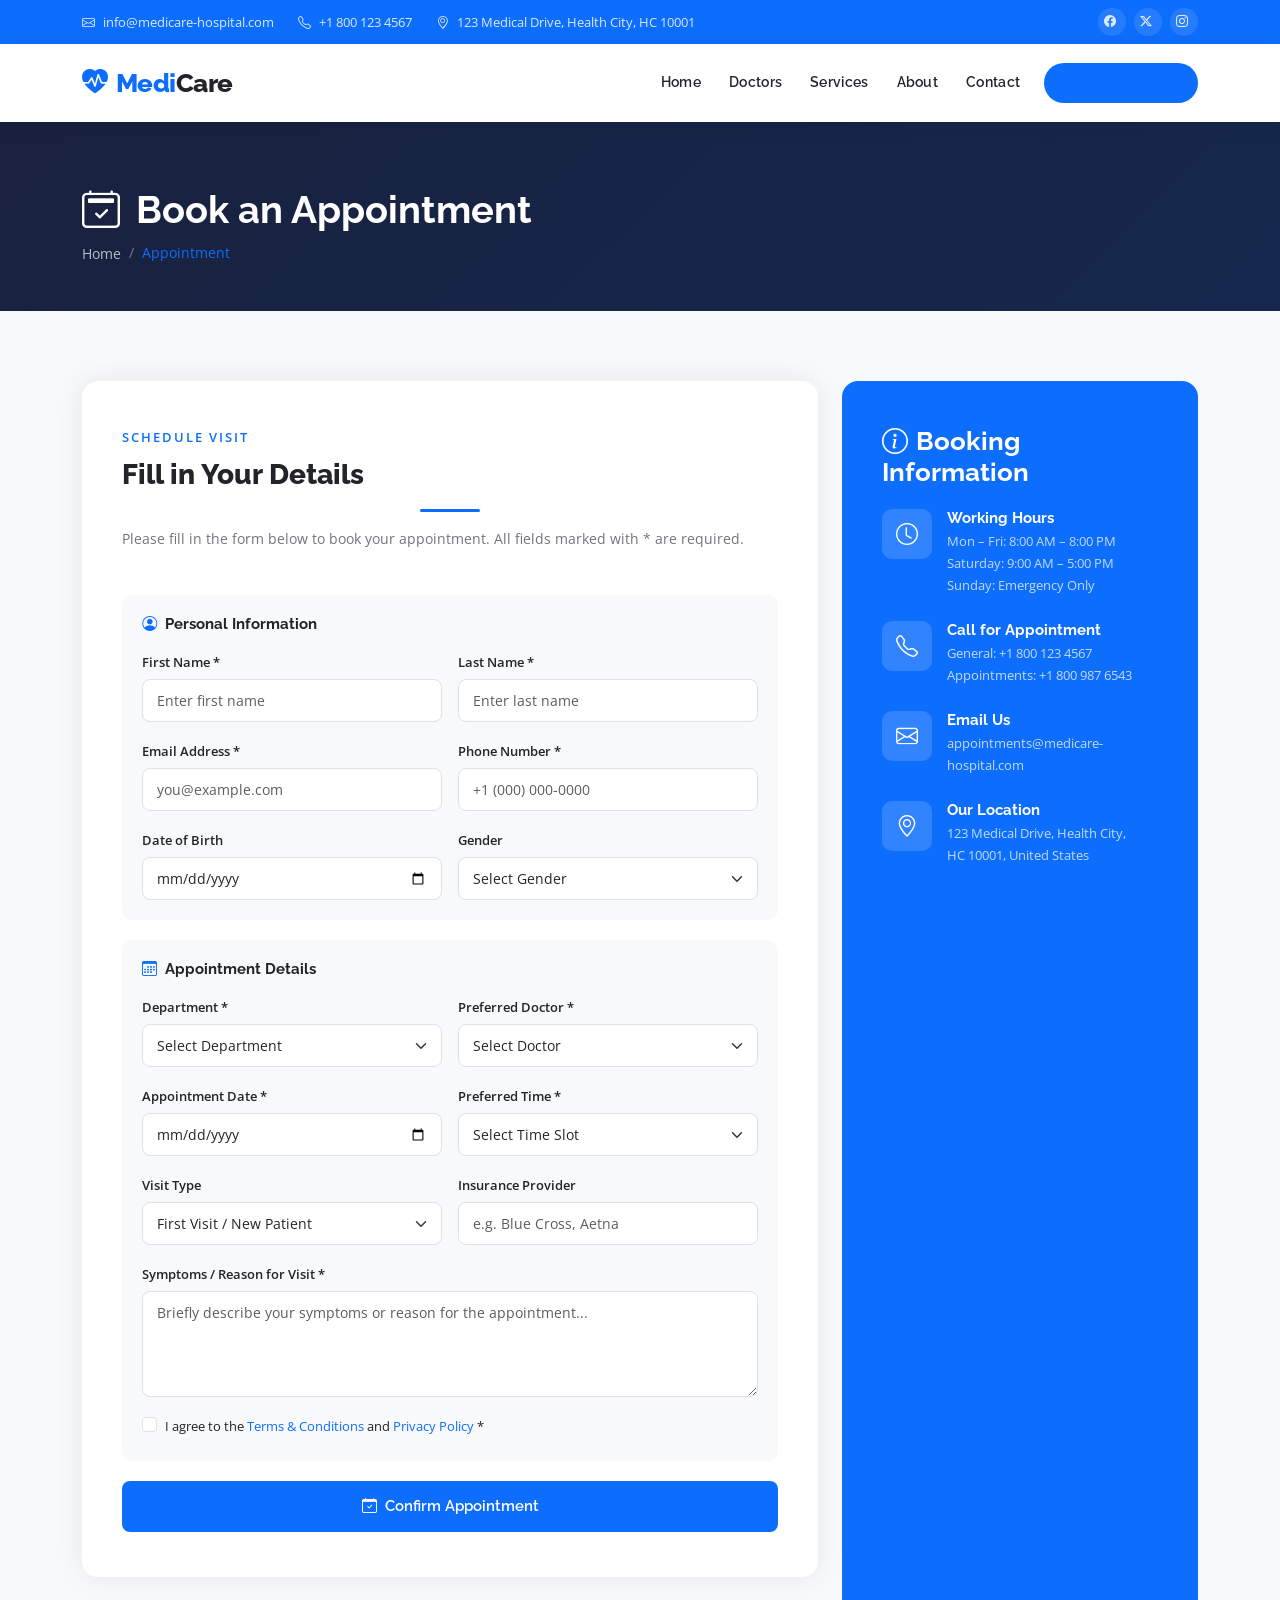
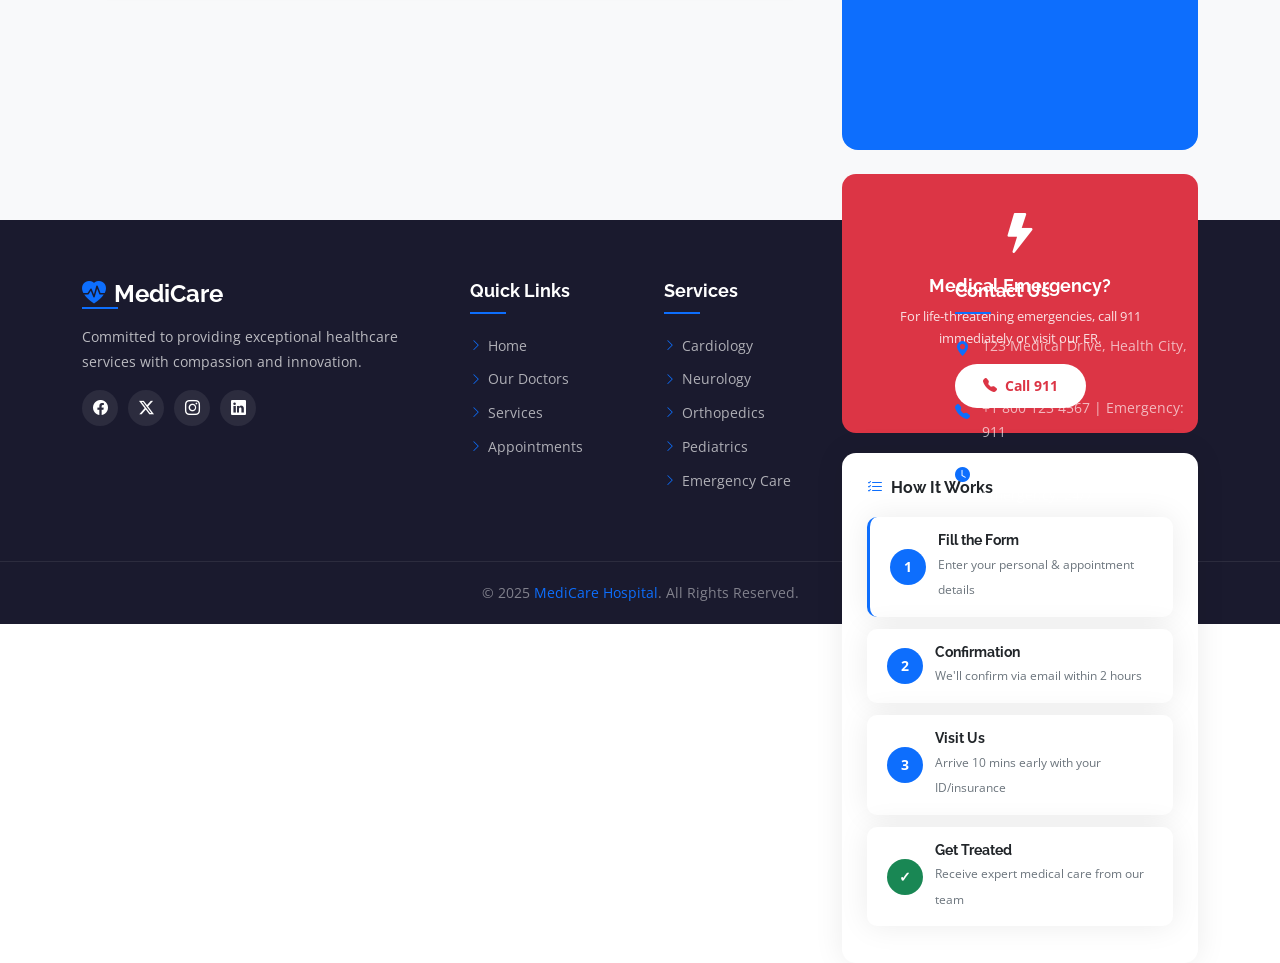
<file: appointment.html>
<!DOCTYPE html>
<html lang="en">
<head>
  <meta charset="UTF-8" />
  <meta name="viewport" content="width=device-width, initial-scale=1.0" />
  <title>Book Appointment - MediCare Hospital</title>
  <link rel="preconnect" href="https://fonts.googleapis.com" />
  <link href="https://fonts.googleapis.com/css2?family=Open+Sans:wght@400;500;600&family=Raleway:wght@500;600;700;800&display=swap" rel="stylesheet" />
  <link href="https://cdn.jsdelivr.net/npm/bootstrap@5.3.2/dist/css/bootstrap.min.css" rel="stylesheet" />
  <link href="https://cdn.jsdelivr.net/npm/bootstrap-icons@1.11.3/font/bootstrap-icons.min.css" rel="stylesheet" />
  <link href="css/style.css" rel="stylesheet" />
</head>
<body>

  <!-- TOPBAR -->
  <div class="topbar">
    <div class="container">
      <div class="d-flex justify-content-between align-items-center flex-wrap gap-2">
        <div class="d-flex gap-4 flex-wrap">
          <span><i class="bi bi-envelope"></i> info@medicare-hospital.com</span>
          <span><i class="bi bi-telephone"></i> +1 800 123 4567</span>
          <span><i class="bi bi-geo-alt"></i> 123 Medical Drive, Health City, HC 10001</span>
        </div>
        <div class="social-links">
          <a href="#"><i class="bi bi-facebook"></i></a>
          <a href="#"><i class="bi bi-twitter-x"></i></a>
          <a href="#"><i class="bi bi-instagram"></i></a>
        </div>
      </div>
    </div>
  </div>

  <!-- NAVBAR -->
  <nav class="navbar navbar-expand-lg">
    <div class="container">
      <a class="navbar-brand" href="index.html">
        <i class="bi bi-heart-pulse-fill me-2"></i>Medi<span>Care</span>
      </a>
      <button class="navbar-toggler border-0" type="button" data-bs-toggle="collapse" data-bs-target="#navMenu">
        <span class="navbar-toggler-icon"></span>
      </button>
      <div class="collapse navbar-collapse" id="navMenu">
        <ul class="navbar-nav ms-auto align-items-lg-center">
          <li class="nav-item"><a class="nav-link" href="index.html">Home</a></li>
          <li class="nav-item"><a class="nav-link" href="doctors.html">Doctors</a></li>
          <li class="nav-item"><a class="nav-link" href="index.html#services">Services</a></li>
          <li class="nav-item"><a class="nav-link" href="index.html#about">About</a></li>
          <li class="nav-item"><a class="nav-link" href="index.html#contact">Contact</a></li>
          <li class="nav-item"><a class="nav-link btn-appointment active" href="appointment.html">Book Appointment</a></li>
        </ul>
      </div>
    </div>
  </nav>

  <!-- PAGE HEADER -->
  <div class="page-header">
    <div class="container">
      <h1><i class="bi bi-calendar2-check me-3"></i>Book an Appointment</h1>
      <nav aria-label="breadcrumb">
        <ol class="breadcrumb">
          <li class="breadcrumb-item"><a href="index.html">Home</a></li>
          <li class="breadcrumb-item active">Appointment</li>
        </ol>
      </nav>
    </div>
  </div>

  <!-- APPOINTMENT SECTION -->
  <section class="appointment-section">
    <div class="container">
      <div class="row g-4">

        <!-- FORM -->
        <div class="col-lg-8">
          <div class="appt-form-wrap">
            <div class="section-title text-start mb-4" style="padding-bottom:20px;">
              <span class="subtitle" style="color:var(--primary);font-size:13px;font-weight:600;letter-spacing:2px;text-transform:uppercase;">Schedule Visit</span>
              <h2 style="font-size:28px;text-align:left;">Fill in Your Details</h2>
              <p style="text-align:left;max-width:100%;font-size:14px;">Please fill in the form below to book your appointment. All fields marked with * are required.</p>
            </div>

            <!-- Success Message -->
            <div id="formSuccess" class="alert alert-success d-flex align-items-center gap-2" style="display:none!important;border-radius:10px;">
              <i class="bi bi-check-circle-fill fs-5"></i>
              <div>
                <strong>Appointment Booked Successfully!</strong> We will confirm your appointment via email and phone within 2 hours.
              </div>
            </div>

            <form id="appointmentForm" novalidate>
              <!-- Personal Info -->
              <div style="background:var(--light-bg);border-radius:10px;padding:20px;margin-bottom:20px;">
                <h5 class="mb-3" style="font-size:15px;font-weight:700;"><i class="bi bi-person-circle text-primary me-2"></i>Personal Information</h5>
                <div class="row g-3">
                  <div class="col-md-6">
                    <label class="form-label">First Name *</label>
                    <input type="text" class="form-control" id="firstName" name="firstName" placeholder="Enter first name" required />
                    <div class="invalid-feedback">Please enter your first name.</div>
                  </div>
                  <div class="col-md-6">
                    <label class="form-label">Last Name *</label>
                    <input type="text" class="form-control" id="lastName" name="lastName" placeholder="Enter last name" required />
                    <div class="invalid-feedback">Please enter your last name.</div>
                  </div>
                  <div class="col-md-6">
                    <label class="form-label">Email Address *</label>
                    <input type="email" class="form-control" id="email" name="email" placeholder="you@example.com" required />
                    <div class="invalid-feedback">Please enter a valid email address.</div>
                  </div>
                  <div class="col-md-6">
                    <label class="form-label">Phone Number *</label>
                    <input type="tel" class="form-control" id="phone" name="phone" placeholder="+1 (000) 000-0000" required />
                    <div class="invalid-feedback">Please enter your phone number.</div>
                  </div>
                  <div class="col-md-6">
                    <label class="form-label">Date of Birth</label>
                    <input type="date" class="form-control" id="dob" name="dob" />
                  </div>
                  <div class="col-md-6">
                    <label class="form-label">Gender</label>
                    <select class="form-select" id="gender" name="gender">
                      <option value="">Select Gender</option>
                      <option>Male</option>
                      <option>Female</option>
                      <option>Other</option>
                      <option>Prefer not to say</option>
                    </select>
                  </div>
                </div>
              </div>

              <!-- Appointment Details -->
              <div style="background:var(--light-bg);border-radius:10px;padding:20px;margin-bottom:20px;">
                <h5 class="mb-3" style="font-size:15px;font-weight:700;"><i class="bi bi-calendar3 text-primary me-2"></i>Appointment Details</h5>
                <div class="row g-3">
                  <div class="col-md-6">
                    <label class="form-label">Department *</label>
                    <select class="form-select" id="department" name="department" required>
                      <option value="">Select Department</option>
                      <option>Cardiology</option>
                      <option>Neurology</option>
                      <option>Orthopedics</option>
                      <option>Pediatrics</option>
                      <option>Ophthalmology</option>
                      <option>Pulmonology</option>
                      <option>Dermatology</option>
                      <option>Gynecology</option>
                      <option>General Medicine</option>
                    </select>
                    <div class="invalid-feedback">Please select a department.</div>
                  </div>
                  <div class="col-md-6">
                    <label class="form-label">Preferred Doctor *</label>
                    <select class="form-select" id="doctor" name="doctor" required>
                      <option value="">Select Doctor</option>
                      <option>Dr. James Wilson – Cardiologist</option>
                      <option>Dr. Sarah Chen – Neurologist</option>
                      <option>Dr. Michael Torres – Orthopedic</option>
                      <option>Dr. Priya Sharma – Pediatrician</option>
                      <option>Dr. Robert Kim – Neurosurgeon</option>
                      <option>Dr. Aisha Patel – Cardiologist</option>
                      <option>Any Available Doctor</option>
                    </select>
                    <div class="invalid-feedback">Please select a doctor.</div>
                  </div>
                  <div class="col-md-6">
                    <label class="form-label">Appointment Date *</label>
                    <input type="date" class="form-control" id="appointmentDate" name="appointmentDate" required />
                    <div class="invalid-feedback">Please select a date.</div>
                  </div>
                  <div class="col-md-6">
                    <label class="form-label">Preferred Time *</label>
                    <select class="form-select" id="appointmentTime" name="appointmentTime" required>
                      <option value="">Select Time Slot</option>
                      <optgroup label="Morning">
                        <option>08:00 AM</option>
                        <option>08:30 AM</option>
                        <option>09:00 AM</option>
                        <option>09:30 AM</option>
                        <option>10:00 AM</option>
                        <option>10:30 AM</option>
                        <option>11:00 AM</option>
                        <option>11:30 AM</option>
                      </optgroup>
                      <optgroup label="Afternoon">
                        <option>12:00 PM</option>
                        <option>01:00 PM</option>
                        <option>02:00 PM</option>
                        <option>03:00 PM</option>
                        <option>04:00 PM</option>
                      </optgroup>
                      <optgroup label="Evening">
                        <option>05:00 PM</option>
                        <option>06:00 PM</option>
                        <option>07:00 PM</option>
                      </optgroup>
                    </select>
                    <div class="invalid-feedback">Please select a time slot.</div>
                  </div>
                  <div class="col-md-6">
                    <label class="form-label">Visit Type</label>
                    <select class="form-select" id="visitType" name="visitType">
                      <option>First Visit / New Patient</option>
                      <option>Follow-up Visit</option>
                      <option>Routine Check-up</option>
                      <option>Emergency Consultation</option>
                    </select>
                  </div>
                  <div class="col-md-6">
                    <label class="form-label">Insurance Provider</label>
                    <input type="text" class="form-control" placeholder="e.g. Blue Cross, Aetna" id="insurance" name="insurance" />
                  </div>
                  <div class="col-12">
                    <label class="form-label">Symptoms / Reason for Visit *</label>
                    <textarea class="form-control" id="symptoms" name="symptoms" rows="4" placeholder="Briefly describe your symptoms or reason for the appointment..." required style="resize:vertical;"></textarea>
                    <div class="invalid-feedback">Please describe your symptoms or reason.</div>
                  </div>
                  <div class="col-12">
                    <div class="form-check">
                      <input class="form-check-input" type="checkbox" id="agreeTerms" required />
                      <label class="form-check-label" for="agreeTerms" style="font-size:13px;">
                        I agree to the <a href="#" class="text-primary">Terms & Conditions</a> and <a href="#" class="text-primary">Privacy Policy</a> *
                      </label>
                      <div class="invalid-feedback">You must agree before submitting.</div>
                    </div>
                  </div>
                </div>
              </div>

              <button type="submit" class="btn-submit">
                <i class="bi bi-calendar-check me-2"></i>Confirm Appointment
              </button>
            </form>
          </div>
        </div>

        <!-- SIDEBAR -->
        <div class="col-lg-4">
          <!-- Appointment Info -->
          <div class="appt-info-wrap mb-4">
            <h3><i class="bi bi-info-circle me-2"></i>Booking Information</h3>
            <div class="appt-info-item">
              <div class="icon"><i class="bi bi-clock"></i></div>
              <div>
                <h5>Working Hours</h5>
                <p>Mon – Fri: 8:00 AM – 8:00 PM<br>Saturday: 9:00 AM – 5:00 PM<br>Sunday: Emergency Only</p>
              </div>
            </div>
            <div class="appt-info-item">
              <div class="icon"><i class="bi bi-telephone"></i></div>
              <div>
                <h5>Call for Appointment</h5>
                <p>General: +1 800 123 4567<br>Appointments: +1 800 987 6543</p>
              </div>
            </div>
            <div class="appt-info-item">
              <div class="icon"><i class="bi bi-envelope"></i></div>
              <div>
                <h5>Email Us</h5>
                <p>appointments@medicare-hospital.com</p>
              </div>
            </div>
            <div class="appt-info-item">
              <div class="icon"><i class="bi bi-geo-alt"></i></div>
              <div>
                <h5>Our Location</h5>
                <p>123 Medical Drive, Health City,<br>HC 10001, United States</p>
              </div>
            </div>
          </div>

          <!-- Emergency -->
          <div style="background:#dc3545;border-radius:14px;padding:25px;color:#fff;text-align:center;margin-bottom:20px;">
            <i class="bi bi-lightning-fill fs-1 mb-2 d-block"></i>
            <h4 style="color:#fff;font-size:18px;margin-bottom:8px;">Medical Emergency?</h4>
            <p style="font-size:13px;color:rgba(255,255,255,0.85);margin-bottom:15px;">For life-threatening emergencies, call 911 immediately or visit our ER.</p>
            <a href="tel:911" style="background:#fff;color:#dc3545;border-radius:50px;padding:10px 28px;font-weight:700;font-size:14px;display:inline-block;">
              <i class="bi bi-telephone-fill me-2"></i>Call 911
            </a>
          </div>

          <!-- How it Works -->
          <div style="background:var(--white);border-radius:14px;padding:25px;box-shadow:var(--shadow);">
            <h5 style="font-size:16px;font-weight:700;margin-bottom:20px;"><i class="bi bi-list-check text-primary me-2"></i>How It Works</h5>
            <div class="step-item active">
              <div class="step-num">1</div>
              <div class="step-text">
                <h6>Fill the Form</h6>
                <span>Enter your personal & appointment details</span>
              </div>
            </div>
            <div class="step-item">
              <div class="step-num">2</div>
              <div class="step-text">
                <h6>Confirmation</h6>
                <span>We'll confirm via email within 2 hours</span>
              </div>
            </div>
            <div class="step-item">
              <div class="step-num">3</div>
              <div class="step-text">
                <h6>Visit Us</h6>
                <span>Arrive 10 mins early with your ID/insurance</span>
              </div>
            </div>
            <div class="step-item">
              <div class="step-num" style="background:var(--success);">✓</div>
              <div class="step-text">
                <h6>Get Treated</h6>
                <span>Receive expert medical care from our team</span>
              </div>
            </div>
          </div>
        </div>

      </div>
    </div>
  </section>

  <!-- FOOTER -->
  <footer>
    <div class="container">
      <div class="row g-5">
        <div class="col-lg-4 col-md-6">
          <h4 style="font-size:24px;border:none;padding:0;margin-bottom:15px;">
            <i class="bi bi-heart-pulse-fill text-primary me-2"></i>Medi<span style="color:#fff;">Care</span>
          </h4>
          <p>Committed to providing exceptional healthcare services with compassion and innovation.</p>
          <div class="footer-social mt-3">
            <a href="#"><i class="bi bi-facebook"></i></a>
            <a href="#"><i class="bi bi-twitter-x"></i></a>
            <a href="#"><i class="bi bi-instagram"></i></a>
            <a href="#"><i class="bi bi-linkedin"></i></a>
          </div>
        </div>
        <div class="col-lg-2 col-md-6">
          <h4>Quick Links</h4>
          <ul>
            <li><a href="index.html"><i class="bi bi-chevron-right"></i> Home</a></li>
            <li><a href="doctors.html"><i class="bi bi-chevron-right"></i> Our Doctors</a></li>
            <li><a href="index.html#services"><i class="bi bi-chevron-right"></i> Services</a></li>
            <li><a href="appointment.html"><i class="bi bi-chevron-right"></i> Appointments</a></li>
          </ul>
        </div>
        <div class="col-lg-3 col-md-6">
          <h4>Services</h4>
          <ul>
            <li><a href="#"><i class="bi bi-chevron-right"></i> Cardiology</a></li>
            <li><a href="#"><i class="bi bi-chevron-right"></i> Neurology</a></li>
            <li><a href="#"><i class="bi bi-chevron-right"></i> Orthopedics</a></li>
            <li><a href="#"><i class="bi bi-chevron-right"></i> Pediatrics</a></li>
            <li><a href="#"><i class="bi bi-chevron-right"></i> Emergency Care</a></li>
          </ul>
        </div>
        <div class="col-lg-3 col-md-6">
          <h4>Contact Us</h4>
          <div class="footer-contact-item">
            <i class="bi bi-geo-alt-fill"></i>
            <span>123 Medical Drive, Health City, HC 10001</span>
          </div>
          <div class="footer-contact-item">
            <i class="bi bi-telephone-fill"></i>
            <span>+1 800 123 4567 | Emergency: 911</span>
          </div>
          <div class="footer-contact-item">
            <i class="bi bi-clock-fill"></i>
            <span>Mon-Fri: 8am - 8pm | Emergency: 24/7</span>
          </div>
        </div>
      </div>
    </div>
    <div class="footer-bottom">
      <div class="container">
        <p class="mb-0">&copy; 2025 <a href="#">MediCare Hospital</a>. All Rights Reserved.</p>
      </div>
    </div>
  </footer>

  <button class="scroll-top" id="scrollTop"><i class="bi bi-arrow-up"></i></button>

  <script src="https://cdn.jsdelivr.net/npm/bootstrap@5.3.2/dist/js/bootstrap.bundle.min.js"></script>
  <script src="js/main.js"></script>
  <script>
    // Show success message properly
    document.getElementById('appointmentForm').addEventListener('submit', function(e) {
      const successDiv = document.getElementById('formSuccess');
      // Check if form is valid (handled in main.js)
      // Additional: scroll to success
      setTimeout(() => {
        if (successDiv.style.display !== 'none') {
          successDiv.scrollIntoView({ behavior: 'smooth', block: 'center' });
        }
      }, 100);
    });
  </script>
</body>
</html>
</file>
<file: css/style.css>
/* =============================================
   MediTrust - Hospital Management CSS
   Matching BootstrapMade MediTrust Template
============================================= */

:root {
  --primary: #0d6efd;
  --primary-dark: #0b5ed7;
  --secondary: #6c757d;
  --accent: #0dcaf0;
  --success: #198754;
  --light-bg: #f8f9fa;
  --white: #ffffff;
  --dark: #212529;
  --text-muted: #6c757d;
  --border-color: #dee2e6;
  --shadow: 0 0 30px rgba(0,0,0,0.08);
  --shadow-hover: 0 10px 40px rgba(13,110,253,0.15);
  --font-main: 'Open Sans', sans-serif;
  --font-heading: 'Raleway', sans-serif;
}

* { margin: 0; padding: 0; box-sizing: border-box; }

body {
  font-family: var(--font-main);
  color: var(--dark);
  background: var(--white);
  font-size: 15px;
  line-height: 1.7;
}

a { color: var(--primary); text-decoration: none; transition: 0.3s; }
a:hover { color: var(--primary-dark); }

h1,h2,h3,h4,h5,h6 {
  font-family: var(--font-heading);
  font-weight: 700;
  color: var(--dark);
}

/* ---- TOPBAR ---- */
.topbar {
  background: var(--primary);
  color: rgba(255,255,255,0.85);
  font-size: 13px;
  padding: 8px 0;
}
.topbar a { color: rgba(255,255,255,0.85); font-size: 13px; }
.topbar a:hover { color: #fff; }
.topbar i { margin-right: 5px; }
.topbar .social-links a {
  width: 28px; height: 28px;
  display: inline-flex; align-items: center; justify-content: center;
  background: rgba(255,255,255,0.1);
  border-radius: 50%;
  margin-left: 5px;
  font-size: 12px;
}
.topbar .social-links a:hover { background: rgba(255,255,255,0.25); }

/* ---- NAVBAR ---- */
.navbar {
  background: var(--white) !important;
  box-shadow: 0 2px 20px rgba(0,0,0,0.08);
  padding: 12px 0;
  position: sticky;
  top: 0;
  z-index: 9999;
}
.navbar-brand {
  font-family: var(--font-heading);
  font-size: 26px;
  font-weight: 800;
  color: var(--primary) !important;
  letter-spacing: -0.5px;
}
.navbar-brand span { color: var(--dark); }
.navbar-nav .nav-link {
  font-family: var(--font-heading);
  font-size: 14px;
  font-weight: 600;
  color: var(--dark) !important;
  padding: 8px 14px !important;
  letter-spacing: 0.3px;
  position: relative;
}
.navbar-nav .nav-link::after {
  content: '';
  position: absolute;
  bottom: 0; left: 14px;
  width: 0; height: 2px;
  background: var(--primary);
  transition: 0.3s;
}
.navbar-nav .nav-link:hover::after,
.navbar-nav .nav-link.active::after { width: calc(100% - 28px); }
.navbar-nav .nav-link:hover,
.navbar-nav .nav-link.active { color: var(--primary) !important; }
.btn-appointment {
  background: var(--primary);
  color: #fff !important;
  border-radius: 50px;
  padding: 8px 24px !important;
  font-size: 14px !important;
  margin-left: 10px;
}
.btn-appointment:hover { background: var(--primary-dark); color: #fff !important; }
.btn-appointment::after { display: none !important; }

/* ---- HERO SECTION ---- */
.hero {
  background: linear-gradient(135deg, #eef2ff 0%, #dbeafe 50%, #e0f2fe 100%);
  padding: 100px 0 80px;
  min-height: 600px;
  position: relative;
  overflow: hidden;
}
.hero::before {
  content: '';
  position: absolute;
  top: -50px; right: -100px;
  width: 500px; height: 500px;
  background: radial-gradient(circle, rgba(13,110,253,0.08) 0%, transparent 70%);
  border-radius: 50%;
}
.hero h1 {
  font-size: 48px;
  font-weight: 800;
  line-height: 1.2;
  color: var(--dark);
  margin-bottom: 20px;
}
.hero h1 span { color: var(--primary); }
.hero p {
  font-size: 17px;
  color: var(--secondary);
  margin-bottom: 30px;
  max-width: 500px;
}
.hero-img {
  border-radius: 20px;
  box-shadow: 0 20px 60px rgba(13,110,253,0.2);
  width: 100%;
  max-width: 500px;
}
.btn-primary-custom {
  background: var(--primary);
  color: #fff;
  border: none;
  border-radius: 50px;
  padding: 14px 36px;
  font-size: 15px;
  font-weight: 600;
  font-family: var(--font-heading);
  display: inline-flex; align-items: center; gap: 8px;
  transition: 0.3s;
  box-shadow: 0 4px 20px rgba(13,110,253,0.3);
}
.btn-primary-custom:hover {
  background: var(--primary-dark);
  color: #fff;
  transform: translateY(-2px);
  box-shadow: 0 8px 30px rgba(13,110,253,0.4);
}
.btn-outline-custom {
  background: transparent;
  color: var(--primary);
  border: 2px solid var(--primary);
  border-radius: 50px;
  padding: 12px 32px;
  font-size: 15px;
  font-weight: 600;
  font-family: var(--font-heading);
  display: inline-flex; align-items: center; gap: 8px;
  transition: 0.3s;
}
.btn-outline-custom:hover {
  background: var(--primary);
  color: #fff;
  transform: translateY(-2px);
}

/* ---- STATS BANNER ---- */
.stats-banner {
  background: var(--primary);
  padding: 30px 0;
}
.stat-item { text-align: center; color: #fff; }
.stat-item h3 { font-size: 36px; font-weight: 800; color: #fff; margin-bottom: 2px; }
.stat-item p { font-size: 14px; color: rgba(255,255,255,0.8); margin: 0; }

/* ---- SECTION STYLES ---- */
section { padding: 70px 0; }
.section-title {
  text-align: center;
  padding-bottom: 40px;
}
.section-title h2 {
  font-size: 36px;
  font-weight: 800;
  position: relative;
  padding-bottom: 20px;
  margin-bottom: 15px;
}
.section-title h2::after {
  content: '';
  position: absolute;
  bottom: 0; left: 50%; transform: translateX(-50%);
  width: 60px; height: 3px;
  background: var(--primary);
  border-radius: 2px;
}
.section-title p {
  color: var(--secondary);
  max-width: 600px;
  margin: 0 auto;
  font-size: 16px;
}
.section-title .subtitle {
  color: var(--primary);
  font-size: 13px;
  font-weight: 600;
  letter-spacing: 2px;
  text-transform: uppercase;
  margin-bottom: 10px;
  display: block;
}

/* ---- SERVICE CARDS ---- */
.services-section { background: var(--light-bg); }
.service-card {
  background: var(--white);
  border-radius: 12px;
  padding: 35px 25px;
  text-align: center;
  box-shadow: var(--shadow);
  transition: 0.3s;
  height: 100%;
  border: 1px solid transparent;
}
.service-card:hover {
  box-shadow: var(--shadow-hover);
  transform: translateY(-5px);
  border-color: rgba(13,110,253,0.1);
}
.service-icon {
  width: 70px; height: 70px;
  background: rgba(13,110,253,0.1);
  border-radius: 50%;
  display: flex; align-items: center; justify-content: center;
  margin: 0 auto 20px;
  transition: 0.3s;
}
.service-card:hover .service-icon { background: var(--primary); }
.service-icon i {
  font-size: 30px;
  color: var(--primary);
  transition: 0.3s;
}
.service-card:hover .service-icon i { color: #fff; }
.service-card h4 { font-size: 18px; margin-bottom: 12px; }
.service-card p { color: var(--secondary); font-size: 14px; margin: 0; }

/* ---- DOCTOR CARDS ---- */
.doctor-card {
  background: var(--white);
  border-radius: 12px;
  overflow: hidden;
  box-shadow: var(--shadow);
  transition: 0.3s;
  height: 100%;
}
.doctor-card:hover {
  box-shadow: var(--shadow-hover);
  transform: translateY(-5px);
}
.doctor-img-wrap {
  position: relative;
  overflow: hidden;
}
.doctor-img-wrap img {
  width: 100%;
  height: 260px;
  object-fit: cover;
  object-position: top;
  transition: 0.4s;
}
.doctor-card:hover .doctor-img-wrap img { transform: scale(1.04); }
.doctor-social {
  position: absolute;
  bottom: -50px;
  left: 0; right: 0;
  background: rgba(13,110,253,0.9);
  display: flex; justify-content: center; gap: 15px;
  padding: 12px;
  transition: 0.4s;
}
.doctor-card:hover .doctor-social { bottom: 0; }
.doctor-social a { color: #fff; font-size: 16px; }
.doctor-social a:hover { color: rgba(255,255,255,0.7); }
.doctor-info { padding: 20px; }
.doctor-info h4 { font-size: 18px; margin-bottom: 4px; }
.doctor-info .specialty {
  color: var(--primary);
  font-size: 13px;
  font-weight: 600;
  display: block;
  margin-bottom: 8px;
}
.doctor-rating { color: #ffc107; font-size: 13px; }
.doctor-rating span { color: var(--secondary); font-size: 12px; margin-left: 4px; }

/* ---- APPOINTMENT SECTION ---- */
.appointment-section { background: var(--light-bg); }
.appt-form-wrap {
  background: var(--white);
  border-radius: 16px;
  padding: 45px 40px;
  box-shadow: var(--shadow);
}
.appt-info-wrap {
  background: var(--primary);
  border-radius: 16px;
  padding: 45px 40px;
  color: #fff;
  height: 100%;
}
.appt-info-wrap h3 { color: #fff; margin-bottom: 20px; font-size: 26px; }
.appt-info-item {
  display: flex; gap: 15px;
  margin-bottom: 25px;
  align-items: flex-start;
}
.appt-info-item .icon {
  width: 50px; height: 50px;
  background: rgba(255,255,255,0.15);
  border-radius: 10px;
  display: flex; align-items: center; justify-content: center;
  flex-shrink: 0;
}
.appt-info-item .icon i { font-size: 22px; color: #fff; }
.appt-info-item h5 { font-size: 15px; color: #fff; margin-bottom: 3px; }
.appt-info-item p { font-size: 13px; color: rgba(255,255,255,0.75); margin: 0; }
.form-label { font-weight: 600; font-size: 13px; color: var(--dark); margin-bottom: 6px; }
.form-control, .form-select {
  border: 1.5px solid var(--border-color);
  border-radius: 8px;
  padding: 10px 14px;
  font-size: 14px;
  transition: 0.2s;
}
.form-control:focus, .form-select:focus {
  border-color: var(--primary);
  box-shadow: 0 0 0 3px rgba(13,110,253,0.12);
}
.btn-submit {
  background: var(--primary);
  color: #fff;
  border: none;
  border-radius: 8px;
  padding: 13px 36px;
  font-size: 15px;
  font-weight: 600;
  font-family: var(--font-heading);
  width: 100%;
  transition: 0.3s;
  cursor: pointer;
}
.btn-submit:hover { background: var(--primary-dark); transform: translateY(-1px); }

/* ---- EMERGENCY SECTION ---- */
.emergency-section {
  background: linear-gradient(135deg, #dc3545, #c82333);
  padding: 60px 0;
  color: #fff;
}
.emergency-section h2 { color: #fff; font-size: 32px; margin-bottom: 10px; }
.emergency-section p { color: rgba(255,255,255,0.85); font-size: 16px; margin-bottom: 0; }
.emergency-number {
  font-size: 44px;
  font-weight: 900;
  color: #fff;
  font-family: var(--font-heading);
  letter-spacing: 2px;
}
.emergency-badge {
  background: rgba(255,255,255,0.15);
  border-radius: 12px;
  padding: 20px 30px;
  text-align: center;
  border: 1px solid rgba(255,255,255,0.2);
}
.btn-emergency {
  background: #fff;
  color: #dc3545;
  border: none;
  border-radius: 50px;
  padding: 14px 36px;
  font-size: 15px;
  font-weight: 700;
  font-family: var(--font-heading);
  transition: 0.3s;
  display: inline-flex; align-items: center; gap: 8px;
}
.btn-emergency:hover {
  background: #f8d7da;
  transform: translateY(-2px);
  box-shadow: 0 8px 30px rgba(0,0,0,0.2);
}

/* ---- WHY US ---- */
.why-us-item {
  display: flex; gap: 18px;
  margin-bottom: 30px;
  align-items: flex-start;
}
.why-icon {
  width: 56px; height: 56px;
  background: rgba(13,110,253,0.1);
  border-radius: 12px;
  display: flex; align-items: center; justify-content: center;
  flex-shrink: 0;
}
.why-icon i { font-size: 24px; color: var(--primary); }
.why-text h5 { font-size: 17px; margin-bottom: 5px; }
.why-text p { color: var(--secondary); font-size: 14px; margin: 0; }

/* ---- TESTIMONIALS ---- */
.testimonials-section { background: var(--light-bg); }
.testimonial-card {
  background: var(--white);
  border-radius: 12px;
  padding: 30px;
  box-shadow: var(--shadow);
  height: 100%;
  position: relative;
}
.testimonial-card::before {
  content: '\201C';
  font-size: 80px;
  color: rgba(13,110,253,0.1);
  font-family: Georgia, serif;
  position: absolute;
  top: 10px; left: 20px;
  line-height: 1;
}
.testimonial-text {
  color: var(--secondary);
  font-size: 14px;
  line-height: 1.8;
  margin-bottom: 20px;
  padding-top: 30px;
}
.testimonial-author { display: flex; align-items: center; gap: 12px; }
.testimonial-author img {
  width: 50px; height: 50px;
  border-radius: 50%;
  object-fit: cover;
}
.testimonial-author h5 { font-size: 15px; margin-bottom: 2px; }
.testimonial-author span { font-size: 12px; color: var(--primary); }

/* ---- FOOTER ---- */
footer {
  background: #1a1a2e;
  color: rgba(255,255,255,0.7);
  padding: 60px 0 0;
}
footer h4 {
  color: #fff;
  font-size: 18px;
  margin-bottom: 20px;
  position: relative;
  padding-bottom: 12px;
}
footer h4::after {
  content: '';
  position: absolute;
  bottom: 0; left: 0;
  width: 36px; height: 2px;
  background: var(--primary);
}
footer p { font-size: 14px; line-height: 1.8; }
footer ul { list-style: none; padding: 0; }
footer ul li { margin-bottom: 10px; }
footer ul li a {
  color: rgba(255,255,255,0.65);
  font-size: 14px;
  display: flex; align-items: center; gap: 6px;
  transition: 0.3s;
}
footer ul li a:hover { color: var(--primary); padding-left: 5px; }
footer ul li a i { font-size: 12px; color: var(--primary); }
.footer-contact-item { display: flex; gap: 12px; margin-bottom: 15px; }
.footer-contact-item i { color: var(--primary); margin-top: 3px; font-size: 15px; }
.footer-contact-item span { font-size: 14px; color: rgba(255,255,255,0.65); }
.footer-social a {
  width: 36px; height: 36px;
  background: rgba(255,255,255,0.08);
  border-radius: 50%;
  display: inline-flex; align-items: center; justify-content: center;
  color: #fff; font-size: 15px;
  margin-right: 6px;
  transition: 0.3s;
}
.footer-social a:hover { background: var(--primary); }
.footer-bottom {
  border-top: 1px solid rgba(255,255,255,0.08);
  padding: 18px 0;
  margin-top: 40px;
  text-align: center;
  font-size: 13px;
  color: rgba(255,255,255,0.45);
}
.footer-bottom a { color: var(--primary); }

/* ---- BREADCRUMB / PAGE HEADER ---- */
.page-header {
  background: linear-gradient(135deg, #1a1a2e 0%, #16213e 100%);
  padding: 65px 0 45px;
  color: #fff;
  position: relative;
  overflow: hidden;
}
.page-header::after {
  content: '';
  position: absolute;
  top: 0; left: 0; right: 0; bottom: 0;
  background: rgba(13,110,253,0.08);
}
.page-header .container { position: relative; z-index: 2; }
.page-header h1 { color: #fff; font-size: 38px; margin-bottom: 8px; }
.breadcrumb { background: transparent; padding: 0; margin: 0; }
.breadcrumb-item a { color: rgba(255,255,255,0.7); font-size: 14px; }
.breadcrumb-item.active { color: var(--primary); font-size: 14px; }
.breadcrumb-item + .breadcrumb-item::before { color: rgba(255,255,255,0.4); }

/* ---- DOCTOR PAGE SPECIFIC ---- */
.filter-btns { margin-bottom: 35px; text-align: center; }
.filter-btn {
  background: transparent;
  border: 1.5px solid var(--border-color);
  color: var(--secondary);
  border-radius: 50px;
  padding: 8px 22px;
  font-size: 13px;
  font-weight: 600;
  margin: 4px;
  cursor: pointer;
  transition: 0.3s;
}
.filter-btn:hover, .filter-btn.active {
  background: var(--primary);
  border-color: var(--primary);
  color: #fff;
}
.doctor-full-card {
  background: var(--white);
  border-radius: 14px;
  box-shadow: var(--shadow);
  overflow: hidden;
  display: flex; gap: 0;
  margin-bottom: 25px;
  transition: 0.3s;
}
.doctor-full-card:hover { box-shadow: var(--shadow-hover); transform: translateY(-3px); }
.doctor-full-card img {
  width: 200px;
  height: 220px;
  object-fit: cover;
  object-position: top;
  flex-shrink: 0;
}
.doctor-full-info { padding: 25px; flex: 1; }
.doctor-full-info h4 { font-size: 20px; margin-bottom: 4px; }
.doctor-full-info .specialty { color: var(--primary); font-size: 13px; font-weight: 600; }
.badge-custom {
  background: rgba(13,110,253,0.1);
  color: var(--primary);
  font-size: 12px;
  padding: 4px 12px;
  border-radius: 50px;
  font-weight: 600;
  margin-right: 5px;
  margin-bottom: 5px;
  display: inline-block;
}
.availability-badge {
  background: rgba(25,135,84,0.1);
  color: var(--success);
  font-size: 12px;
  padding: 4px 12px;
  border-radius: 50px;
  font-weight: 600;
  display: inline-block;
}

/* ---- APPOINTMENT PAGE ---- */
.appt-steps { margin-bottom: 40px; }
.step-item {
  display: flex; align-items: center; gap: 12px;
  padding: 15px 20px;
  border-radius: 10px;
  background: var(--white);
  box-shadow: var(--shadow);
  margin-bottom: 12px;
  transition: 0.3s;
}
.step-item.active { border-left: 3px solid var(--primary); }
.step-num {
  width: 36px; height: 36px;
  background: var(--primary);
  color: #fff;
  border-radius: 50%;
  display: flex; align-items: center; justify-content: center;
  font-weight: 700; font-size: 14px; flex-shrink: 0;
}
.step-text h6 { font-size: 14px; margin-bottom: 2px; }
.step-text span { font-size: 12px; color: var(--secondary); }

/* ---- VALIDATION FEEDBACK ---- */
.valid-feedback, .invalid-feedback { font-size: 12px; }
.form-control.is-valid { border-color: var(--success); }
.form-control.is-invalid { border-color: #dc3545; }

/* ---- SCROLL TO TOP ---- */
.scroll-top {
  position: fixed;
  bottom: 30px; right: 30px;
  width: 44px; height: 44px;
  background: var(--primary);
  color: #fff;
  border-radius: 50%;
  display: flex; align-items: center; justify-content: center;
  font-size: 18px;
  box-shadow: 0 4px 20px rgba(13,110,253,0.4);
  cursor: pointer;
  transition: 0.3s;
  opacity: 0;
  visibility: hidden;
  z-index: 9999;
  border: none;
}
.scroll-top.visible { opacity: 1; visibility: visible; }
.scroll-top:hover { background: var(--primary-dark); transform: translateY(-3px); }

/* ---- ANIMATIONS ---- */
.fade-up {
  opacity: 0;
  transform: translateY(30px);
  transition: 0.6s ease;
}
.fade-up.animated { opacity: 1; transform: translateY(0); }

/* ---- RESPONSIVE ---- */
@media (max-width: 991px) {
  .hero h1 { font-size: 34px; }
  .hero { padding: 70px 0 50px; }
  .doctor-full-card { flex-direction: column; }
  .doctor-full-card img { width: 100%; height: 220px; }
  .appt-form-wrap { padding: 30px 25px; }
  .appt-info-wrap { padding: 30px 25px; margin-top: 20px; }
}
@media (max-width: 767px) {
  .hero h1 { font-size: 28px; }
  section { padding: 50px 0; }
  .section-title h2 { font-size: 28px; }
  .emergency-number { font-size: 32px; }
  .topbar { display: none; }
}
</file>
